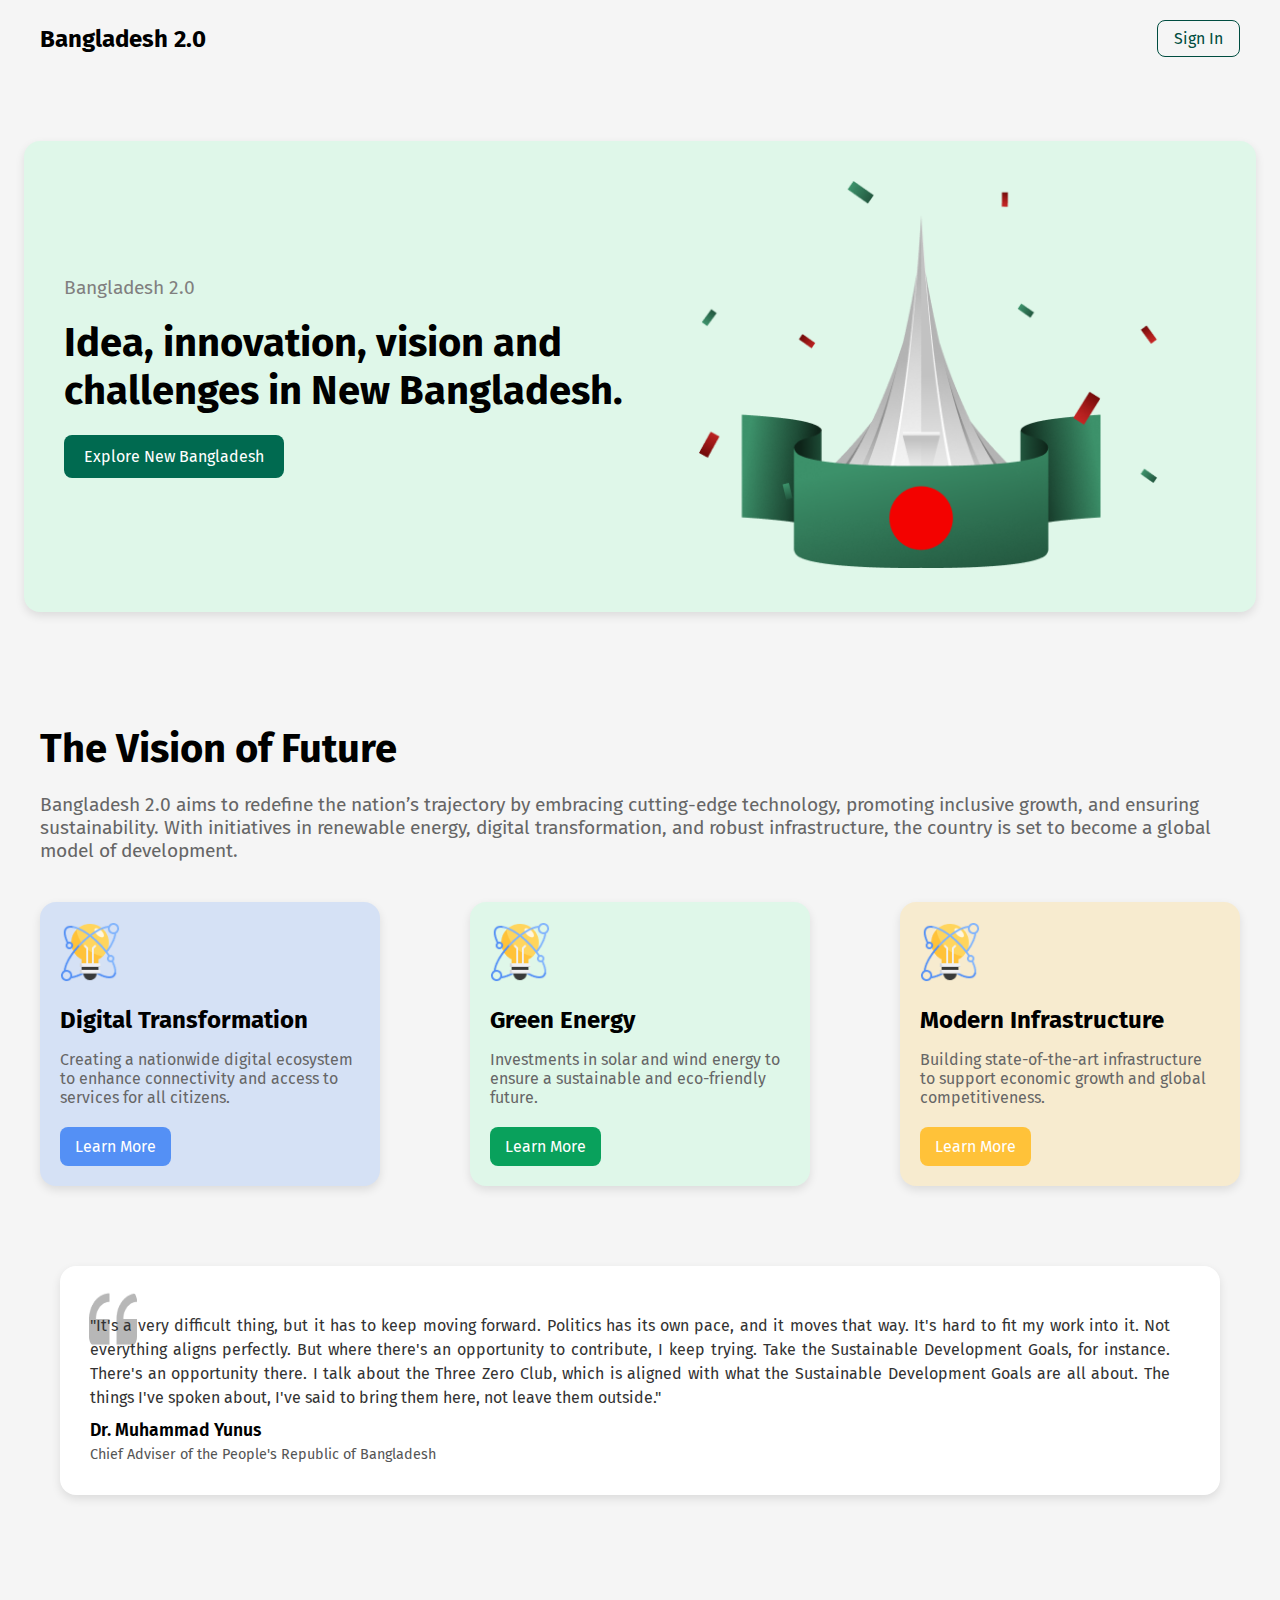
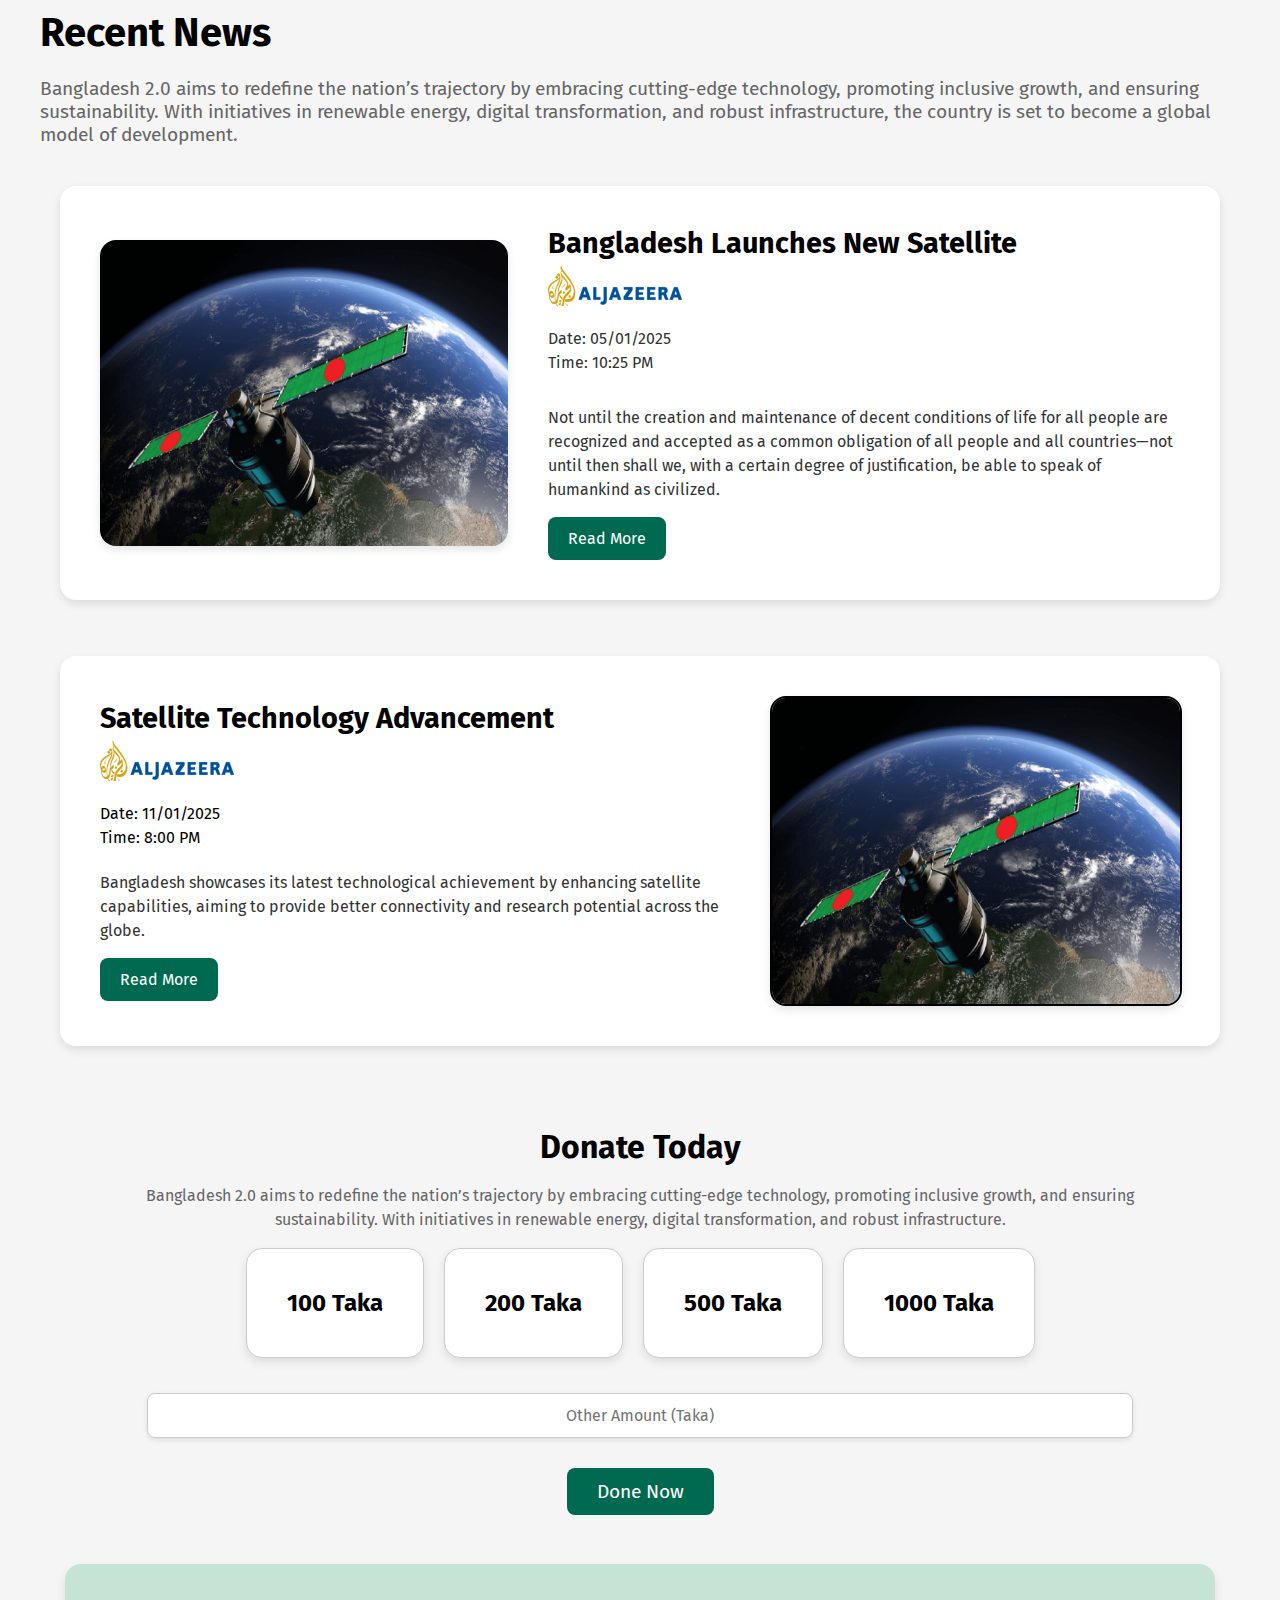
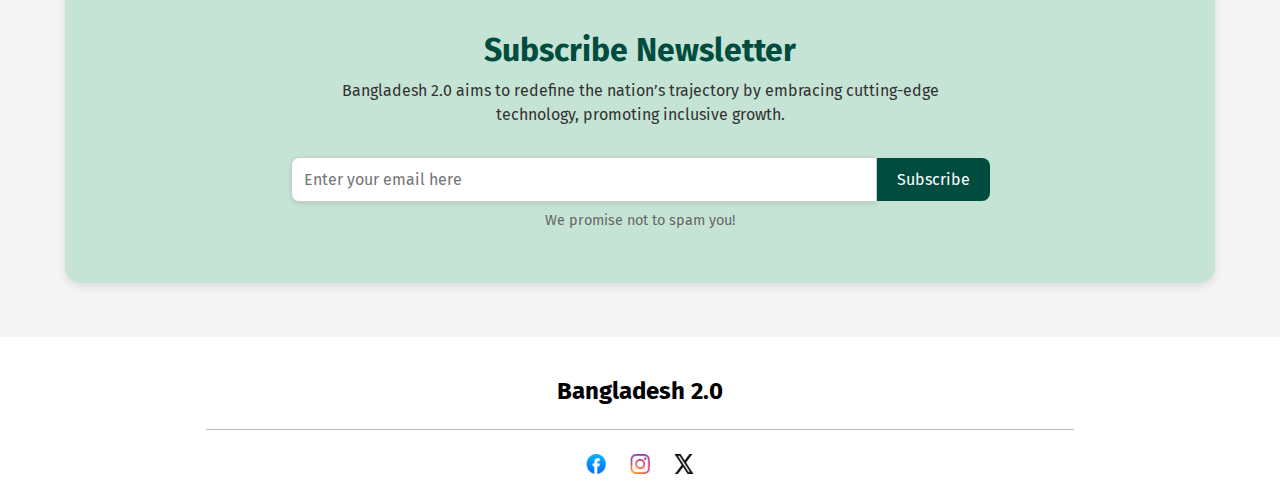
<file: index.html>
<!DOCTYPE html>
<html lang="en">

<head>
    <meta charset="UTF-8">
    <meta name="viewport" content="width=device-width, initial-scale=1.0">
    <title>Bangladesh 2.0</title>
    <link rel="stylesheet" href="styles.css">
    <link rel="preconnect" href="https://fonts.googleapis.com">
    <link rel="preconnect" href="https://fonts.gstatic.com" crossorigin>
    <link
        href="https://fonts.googleapis.com/css2?family=Fira+Sans:wght@100;200;300;400;500;600;700;800;900&family=Open+Sans:wght@300;400;500;600;700;800&family=Work+Sans:wght@100;200;300;400;500;600;700;800;900&display=swap"
        rel="stylesheet">
</head>

<body>
    <header>
        <h1>Bangladesh 2.0</h1>
        <a href="#">Sign In</a>
    </header>
    <main>
        <section class="hero">
            <div class="card">
                <div class="content">
                    <p>Bangladesh 2.0</p>
                    <h2>Idea, innovation, vision and challenges in New Bangladesh.</h2>
                    <button>Explore New Bangladesh</button>
                </div>
                <div class="image">
                    <img src="assets/hero.png" alt="Natok Kom Koro Pio">
                </div>
            </div>
        </section>        

        <section class="vision">
            <div class="vision-content">
                <h2>The Vision of Future</h2>
                <p>
                    Bangladesh 2.0 aims to redefine the nation’s trajectory by embracing cutting-edge technology,
                    promoting
                    inclusive growth, and ensuring sustainability. With initiatives in renewable energy, digital
                    transformation, and robust infrastructure, the country is set to become a global model of
                    development.
                </p>
            </div>
            <div class="vision-cards">
                <div class="vision-card card-digital">
                    <img src="assets/card-icon.png" alt="Ami k tumi k?">
                    <h3>Digital Transformation</h3>
                    <p>Creating a nationwide digital ecosystem to enhance connectivity and access to services for all
                        citizens.</p>
                    <a href="#" class="learn-button">Learn More</a>
                </div>
                <div class="vision-card card-green">
                    <img src="assets/card-icon.png" alt="Bangladesh">
                    <h3>Green Energy</h3>
                    <p>Investments in solar and wind energy to ensure a sustainable and eco-friendly future.</p>
                    <a href="#" class="learn-button">Learn More</a>
                </div>
                <div class="vision-card card-infra">
                    <img src="assets/card-icon.png" alt="We will win">
                    <h3>Modern Infrastructure</h3>
                    <p>Building state-of-the-art infrastructure to support economic growth and global competitiveness.
                    </p>
                    <a href="#" class="learn-button">Learn More</a>
                </div>
            </div>
        </section>

        <section class="testimonial">
            <div class="card testimonial-card">
                <div class="image">
                    <img src="assets/quote-bg.png" alt="Quote Background">
                </div>
                <div class="content">
                    <p>
                        "It's a very difficult thing, but it has to keep moving forward. Politics has its own pace, and
                        it moves that way. It's hard to fit my work into it. Not everything aligns perfectly. But where
                        there's an opportunity to contribute, I keep trying. Take the Sustainable Development Goals, for
                        instance. There's an opportunity there. I talk about the Three Zero Club, which is aligned with
                        what the Sustainable Development Goals are all about. The things I've spoken about, I've said to
                        bring them here, not leave them outside."
                    </p>
                    <h3>Dr. Muhammad Yunus</h3>
                    <h4>Chief Adviser of the People's Republic of Bangladesh</h4>
                </div>
            </div>
        </section>
        <section class="recent-news">
            <div class="news-content">
                <h2>Recent News</h2>
                <p>
                    Bangladesh 2.0 aims to redefine the nation’s trajectory by embracing cutting-edge technology,
                    promoting
                    inclusive growth, and ensuring sustainability. With initiatives in renewable energy, digital
                    transformation,
                    and robust infrastructure, the country is set to become a global model of development.
                </p>
            </div>
            <div class="news-card">
                <div class="news-image">
                    <img src="assets/satelite.png" alt="Bangladesh Satellite">
                </div>
                <div class="news-details">
                    <h3>Bangladesh Launches New Satellite</h3>
                    <img src="assets/al.png" alt="Al Jazeera Logo" class="news-logo">
                    <p class="news-meta">
                        Date: 05/01/2025 <br>
                        Time: 10:25 PM
                    </p>
                    <p>
                        Not until the creation and maintenance of decent conditions of life for all people are
                        recognized and
                        accepted as a common obligation of all people and all countries—not until then shall we, with a
                        certain
                        degree of justification, be able to speak of humankind as civilized.
                    </p>
                    <a href="#" class="news-button">Read More</a>
                </div>
            </div>
        </section>

        <section class="reversed-news">
            <div class="reversed-news-card">
                <div class="reversed-news-details">
                    <h3>Satellite Technology Advancement</h3>
                    <img src="assets/al.png" alt="Al Jazeera Logo" class="news-logo">
                    <p class="news-meta">
                        Date: 11/01/2025 <br>
                        Time: 8:00 PM
                    </p>
                    <p>
                        Bangladesh showcases its latest technological achievement by enhancing satellite capabilities,
                        aiming to provide better connectivity and research potential across the globe.
                    </p>
                    <a href="#" class="news-button">Read More</a>
                </div>
                <div class="reversed-news-image">
                    <img src="assets/satelite.png" alt="New Satellite">
                </div>
            </div>
        </section>

        <section class="donation">
            <h2>Donate Today</h2>
            <p>
                Bangladesh 2.0 aims to redefine the nation’s trajectory by embracing cutting-edge technology, promoting
                inclusive growth, and ensuring sustainability. With initiatives in renewable energy, digital
                transformation,
                and robust infrastructure.
            </p>
            <div class="donation-options">
                <div class="donation-card">100 Taka</div>
                <div class="donation-card">200 Taka</div>
                <div class="donation-card">500 Taka</div>
                <div class="donation-card">1000 Taka</div>
            </div>
            <input type="text" id="donation-input" placeholder="Other Amount (Taka)" class="donation-input">
            <div>
                <button class="donation-button">Done Now</button>
            </div>
        </section>

        <section class="subscribe-newsletter">
            <div class="subscribe-card">
                <h2>Subscribe Newsletter</h2>
                <p class="subscribe-description">Bangladesh 2.0 aims to redefine the nation’s trajectory by embracing
                    cutting-edge technology, promoting inclusive growth.</p>
                <form class="subscribe-form">
                    <input type="email" placeholder="Enter your email here" required>
                    <button type="submit">Subscribe</button>
                </form>
                <p class="no-spam">We promise not to spam you!</p>
            </div>
        </section>


    </main>
</body>

<footer class="footer">
    <div class="footer-content">
        <h2>Bangladesh 2.0</h2>
        <hr class="footer-line">
        <div class="social-icons">
            <a href="#"><img src="assets/facebook.png" alt="Facebook Icon"></a>
            <a href="#"><img src="assets/instagram.png" alt="Instagram Icon"></a>
            <a href="#"><img src="assets/x.png" alt="Twitter Icon"></a>
        </div>
    </div>
</footer>

</html>
</file>
<file: styles.css>
body {
    margin: 0;
    font-family: "Fira Sans", sans-serif;
    background-color: #f5f5f5;
    color: #000;
}

header {
    display: flex;
    justify-content: space-between;
    align-items: center;
    padding: 20px 40px;
    margin-bottom: 24px;
}

header h1 {
    margin: 0;
    font-size: 1.5rem;
}

header a {
    text-decoration: none;
    color: #004d40;
    border: 1px solid #004d40;
    padding: 8px 16px;
    border-radius: 8px;
    font-size: 1rem;
    transition:
        background-color 0.3s,
        color 0.3s;
}

header a:hover {
    background-color: #004d40;
    color: #fff;
}

.hero {
    display: flex;
    justify-content: center;
    align-items: center;
    padding: 40px 0;
}

.card {
    display: flex;
    align-items: center;
    background-color: #dff7e9;
    border-radius: 16px;
    box-shadow: 0 4px 10px rgba(0, 0, 0, 0.1);
    padding: 40px;
    max-width: 1200px;
    width: 90%;
}

.content {
    flex: 1;
    text-align: left;
}

.content h2 {
    font-size: 2.5rem;
    margin: 0 0 20px;
}

.content p {
    font-size: 1.2rem;
    margin: 0 0 20px;
    color: #817f7f;
}

.content button {
    display: inline-block;
    text-decoration: none;
    color: #fff;
    background-color: #006a50;
    padding: 12px 20px;
    border: none;
    border-radius: 8px;
    font-size: 1rem;
    cursor: pointer;
    font-family: inherit;
    transition: background-color 0.3s;
}

.content button:hover {
    background-color: #00332e;
}

.image {
    flex: 1;
    text-align: center;
}

.image img {
    max-width: 80%;
    border-radius: 12px;
}

.vision {
    padding: 40px;
    background-color: #f5f5f5;
    text-align: left;
}

.vision-content {
    max-width: 1200px;
    margin: 0 auto 40px;
}

.vision h2 {
    font-size: 2.5rem;
    margin-bottom: 20px;
}

.vision p {
    font-size: 1.2rem;
    color: #666;
}

.vision-cards {
    display: flex;
    justify-content: space-between;
    gap: 20px;
    max-width: 1200px;
    margin: 0 auto;
}

.vision-card {
    border-radius: 16px;
    box-shadow: 0 4px 10px rgba(0, 0, 0, 0.1);
    padding: 20px;
    max-width: 300px;
    width: 100%;
    text-align: left;
    color: #000;
}

.card-digital {
    background-color: #d5e1f5;
}

.card-green {
    background-color: #dff7e9;
}

.card-infra {
    background-color: #f7ebcf;
}

.vision-card img {
    max-width: 60px;
    margin-bottom: 20px;
    display: block;
}

.vision-card h3 {
    font-size: 1.5rem;
    margin-bottom: 10px;
}

.vision-card p {
    font-size: 1rem;
    margin-bottom: 20px;
}

.learn-button {
    display: inline-block;
    text-decoration: none;
    color: #fff;
    padding: 10px 15px;
    border-radius: 8px;
    font-size: 1rem;
    transition: background-color 0.3s;
}

.card-digital .learn-button {
    background-color: #5490f5;
}

.card-digital .learn-button:hover {
    background-color: #3a6bca;
}

.card-green .learn-button {
    background-color: #09a15c;
}

.card-green .learn-button:hover {
    background-color: #067a47;
}

.card-infra .learn-button {
    background-color: #ffc239;
}

.card-infra .learn-button:hover {
    background-color: #d99e2f;
}

.testimonial {
    padding: 40px;
    background-color: #f5f5f5;
    text-align: left;
}

.testimonial-card {
    position: relative;
    display: flex;
    align-items: flex-start;
    background-color: #fff;
    border-radius: 16px;
    box-shadow: 0 4px 10px rgba(0, 0, 0, 0.1);
    padding: 40px;
    max-width: 1200px;
    width: 90%;
    margin: 0 auto;
}

.testimonial .image {
    position: absolute;
    top: 23px;
    left: 23px;
}

.testimonial .image img {
    width: 60px;
    height: 60px;
}

.testimonial .content {
    text-align: justify;
    position: relative;
    top: 8px;
    left: -10px;
}

.testimonial .content p {
    font-size: 1rem;
    margin: 0 0 10px;
    color: #333;
    line-height: 1.5;
}

.testimonial .content h3 {
    font-size: 1.1rem;
    margin: 0 0 5px;
    color: #000;
    font-weight: 600;
}

.testimonial .content h4 {
    font-size: 0.9rem;
    margin: 0;
    color: #555;
    font-weight: 400;
}

.recent-news {
    padding: 40px;
    background-color: #f5f5f5;
    text-align: left;
}
.news-content {
    max-width: 1200px;
    margin: 0 auto 40px;
    text-align: left;
}

.news-content h2 {
    font-size: 2.5rem;
    margin-bottom: 20px;
    text-align: left;
}

.news-content p {
    font-size: 1.2rem;
    color: #666;
    margin-top: 10px;
    text-align: left;
}

.news-card {
    display: flex;
    align-items: center;
    background-color: #fff;
    border-radius: 16px;
    box-shadow: 0 4px 10px rgba(0, 0, 0, 0.1);
    max-width: 1200px;
    width: 90%;
    margin: 0 auto;
    overflow: hidden;
    gap: 40px;
    padding: 40px 40px;
}

.news-image {
    flex: 2;
    display: flex;
    justify-content: center;
    align-items: center;
    max-width: 408px;
    height: auto;
}

.news-image img {
    width: 100%;
    height: auto;
    border-radius: 16px;
    box-shadow: 0 4px 10px rgba(0, 0, 0, 0.1);
}

.news-details {
    flex: 2;
    display: flex;
    flex-direction: column;
    justify-content: space-between;
}

.news-details h3 {
    font-size: 1.8rem;
    margin-bottom: 5px;
    margin-top: 0;
}

.news-logo {
    width: 134px;
    height: 40px;
    margin-bottom: 5px;
}

.news-meta {
    font-size: 0.9rem;
    color: #666;
    margin-bottom: 5px;
}

.news-details p {
    font-size: 1rem;
    color: #333;
    line-height: 1.5;
    margin-bottom: 15px;
}

.news-button {
    display: inline-block;
    text-decoration: none;
    color: #fff;
    background-color: #006a50;
    padding: 12px 20px;
    border-radius: 8px;
    font-size: 1rem;
    transition: background-color 0.3s;
    align-self: flex-start;
}

.news-button:hover {
    background-color: #00332e;
}
.reversed-news {
    padding: 40px;
    background-color: #f5f5f5;
    text-align: left;
}

.reversed-news-card {
    display: flex;
    align-items: center;
    background-color: #fff;
    border-radius: 16px;
    box-shadow: 0 4px 10px rgba(0, 0, 0, 0.1);
    max-width: 1200px;
    width: 90%;
    margin: -24px auto;
    overflow: hidden;
    gap: 40px;
    padding: 40px;
    flex-direction: row;
}

.reversed-news-details {
    flex: 2;
    display: flex;
    flex-direction: column;
    justify-content: space-between;
    text-align: left;
}

.reversed-news-details h3 {
    font-size: 1.8rem;
    margin-bottom: 5px;
    margin-top: 0;
    font-weight: bold;
    color: #000;
}

.reversed-news-details .news-logo {
    width: 134px;
    height: 40px;
    margin-bottom: 5px;
}

.reversed-news-details .news-meta {
    font-size: 1rem;
    color: black;
    margin-bottom: 5px;
}

.reversed-news-details p {
    font-size: 1rem;
    color: #333;
    line-height: 1.5;
    margin-bottom: 15px;
}

.reversed-news-details .news-button {
    display: inline-block;
    text-decoration: none;
    color: #fff;
    background-color: #006a50;
    padding: 12px 20px;
    border-radius: 8px;
    font-size: 1rem;
    transition: background-color 0.3s;
    align-self: flex-start;
}

.reversed-news-details .news-button:hover {
    background-color: #00332e;
}

.reversed-news-image {
    flex: 2;
    display: flex;
    justify-content: center;
    align-items: center;
    max-width: 408px;
    height: auto;
}

.reversed-news-image img {
    width: 100%;
    height: auto;
    border: 2px solid #000;
    border-radius: 16px;
    box-shadow: 0 4px 10px rgba(0, 0, 0, 0.1);
}

.donation {
    text-align: center;
    padding: 40px;
    background-color: #f5f5f5;
    justify-content: center;
}

.donation h2 {
    font-size: 2rem;
    margin-bottom: 2px;
    font-weight: bold;
    color: #000;
}

.donation p {
    font-size: 1rem;
    color: #666;
    margin: 0px auto 20px auto;
    line-height: 1.5;

    align-items: center;
    margin: -24px 48px;
    overflow: hidden;
    gap: 40px;
    padding: 40px;
}

.donation-options {
    display: flex;
    justify-content: center;
    gap: 20px;
    margin-bottom: 20px;
}

.donation-card {
    background-color: #fff;
    border: 1px solid #ccc;
    padding: 40px;
    font-size: 1.5rem;
    font-weight: bold;
    border-radius: 16px;
    box-shadow: 0 4px 10px rgba(0, 0, 0, 0.1);
    cursor: pointer;
    transition:
        background-color 0.3s,
        transform 0.3s;
}

.donation-card:hover {
    background-color: #e0f7e6;
    transform: translateY(-5px);
}
.donation-input {
    width: 80%;
    padding: 12px;
    margin: 15px 0;
    font-size: 1rem;
    border: 1px solid #ccc;
    border-radius: 8px;
    box-shadow: 0 2px 5px rgba(0, 0, 0, 0.1);
    text-align: center;
    font-family: "Fira Sans", sans-serif;
}

.donation-button {
    background-color: #006a50;
    color: #fff;
    border: none;
    padding: 12px 30px;
    font-size: 1.2rem;
    border-radius: 8px;
    cursor: pointer;
    transition:
        background-color 0.3s,
        transform 0.3s;
    display: block;
    margin: 15px auto;
    font-family: "Fira Sans", sans-serif;
}

.donation-button:hover {
    background-color: #00332e;
    transform: translateY(-3px);
}

.subscribe-newsletter {
    padding: 24px;
    background-color: #f5f5f5;
    display: flex;
    justify-content: center;
    margin: -30px;
    margin-bottom: 30px;
}

.subscribe-card {
    background-color: #c6e4d6;
    border-radius: 16px;
    box-shadow: 0 4px 10px rgba(0, 0, 0, 0.1);
    text-align: center;
    padding: 40px 175px;
    max-width: 800px;
    width: 90%;
}

.subscribe-card h2 {
    font-size: 2rem;
    margin-bottom: 10px;
    color: #004d40;
    font-weight: bold;
}

.subscribe-description {
    font-size: 1rem;
    color: #333;
    margin: 10px auto 30px;
    line-height: 1.5;
    max-width: 600px;
}

.subscribe-form {
    display: flex;
    justify-content: center;
    align-items: center;
    margin-bottom: 20px;
}

.subscribe-form input {
    width: 70%;
    padding: 12px;
    font-size: 1rem;
    border: 1px solid #ccc;
    border-radius: 8px 0px 0px 8px;
    box-shadow: 0 2px 5px rgba(0, 0, 0, 0.1);
    font-family: "Fira Sans", sans-serif;
}

.subscribe-form button {
    background-color: #004d40;
    color: #fff;
    border: none;
    padding: 12px 20px;
    font-size: 1rem;
    border-radius: 0px 8px 8px 0px;
    font-family: inherit;
    cursor: pointer;
    transition:
        background-color 0.3s,
        transform 0.3s;
}

.subscribe-form button:hover {
    background-color: #002a26;
    transform: translateY(-3px);
}

.no-spam {
    font-size: 0.9rem;
    color: #666;
    margin-top: -10px;
}

.footer {
    text-align: center;
    padding: 20px;
    background-color: #fff;
}

.footer-line {
    border: none;
    border-top: 1px solid #b9b9b9;
    margin-top: 24px;
    margin-bottom: 24px;
    width: 70%;
}

.footer-content h2 {
    font-size: 1.5rem;
    font-weight: bold;
    margin-bottom: 10px;
    color: #000;
}

.social-icons {
    display: flex;
    justify-content: center;
    gap: 24px;
}

.social-icons a img {
    width: 20px;
    height: 20px;
    transition: transform 0.3s ease;
}

.social-icons a img:hover {
    transform: scale(1.1);
}
</file>
